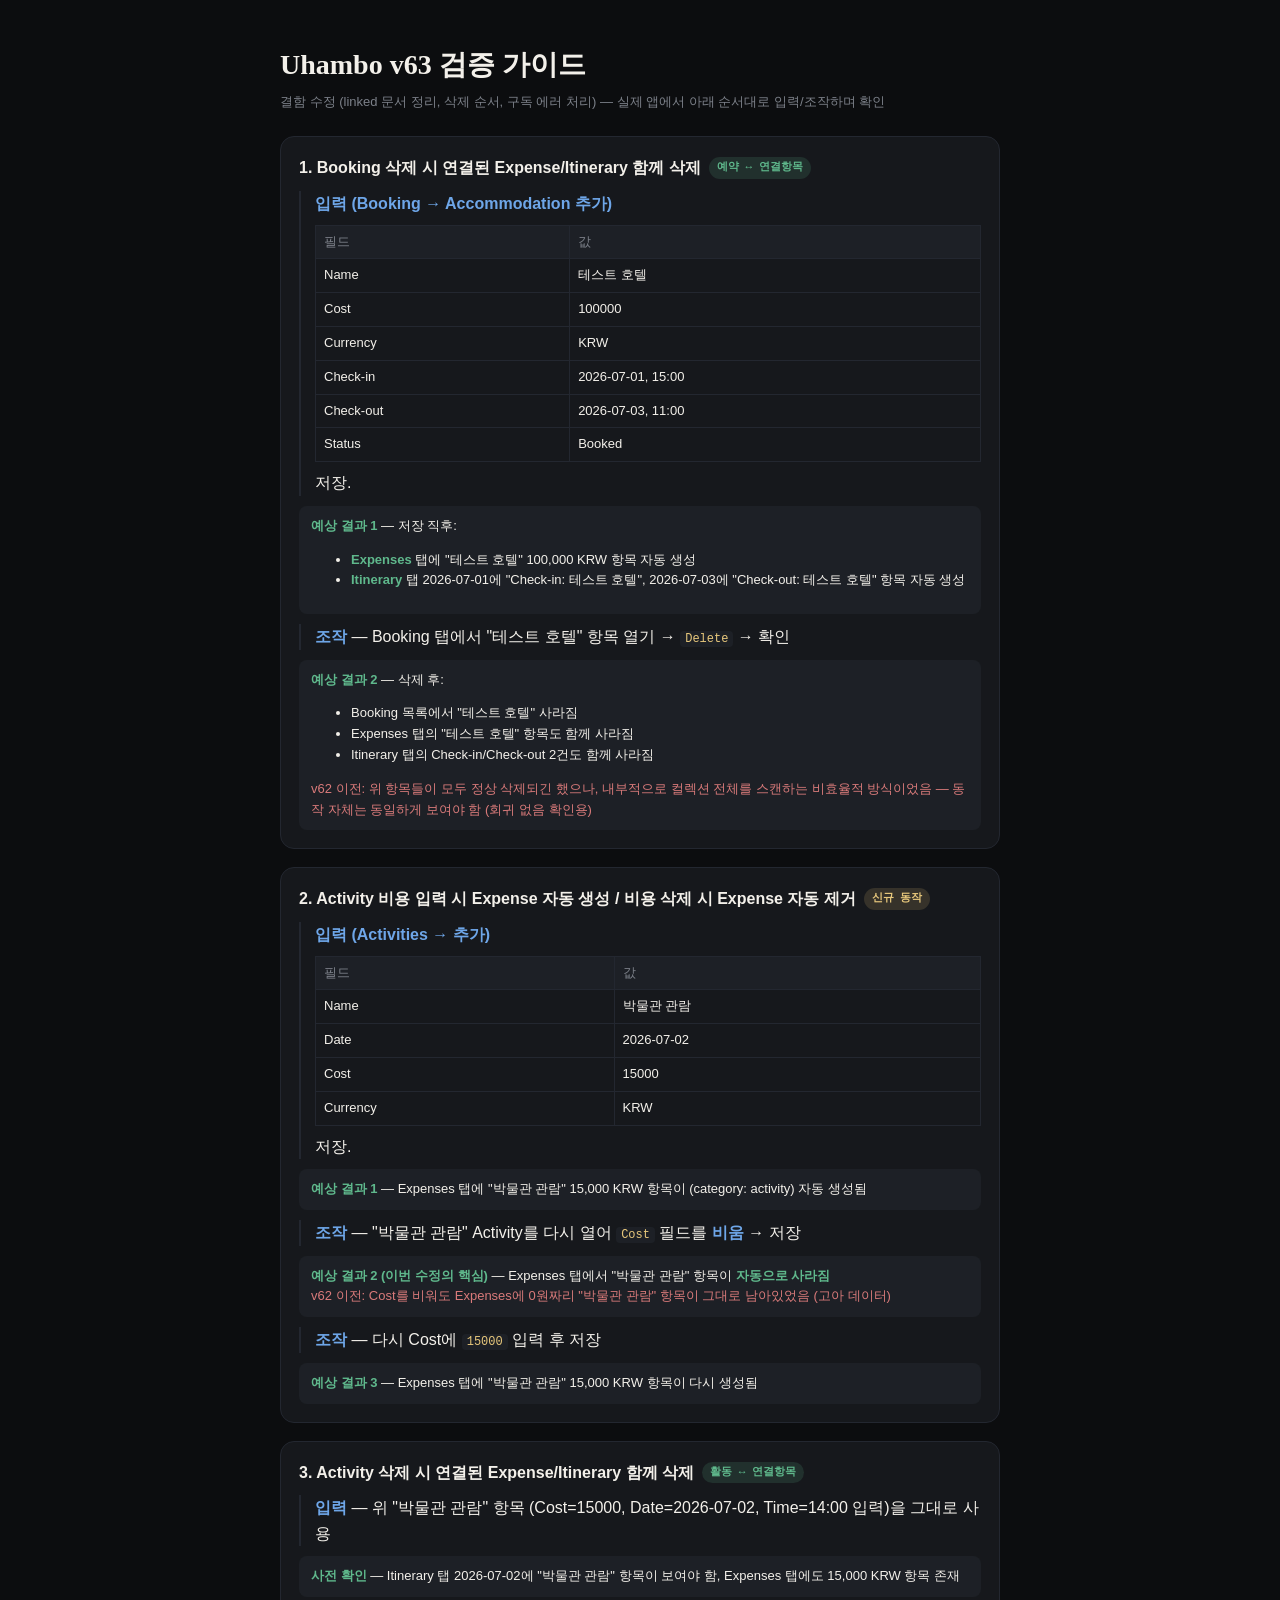
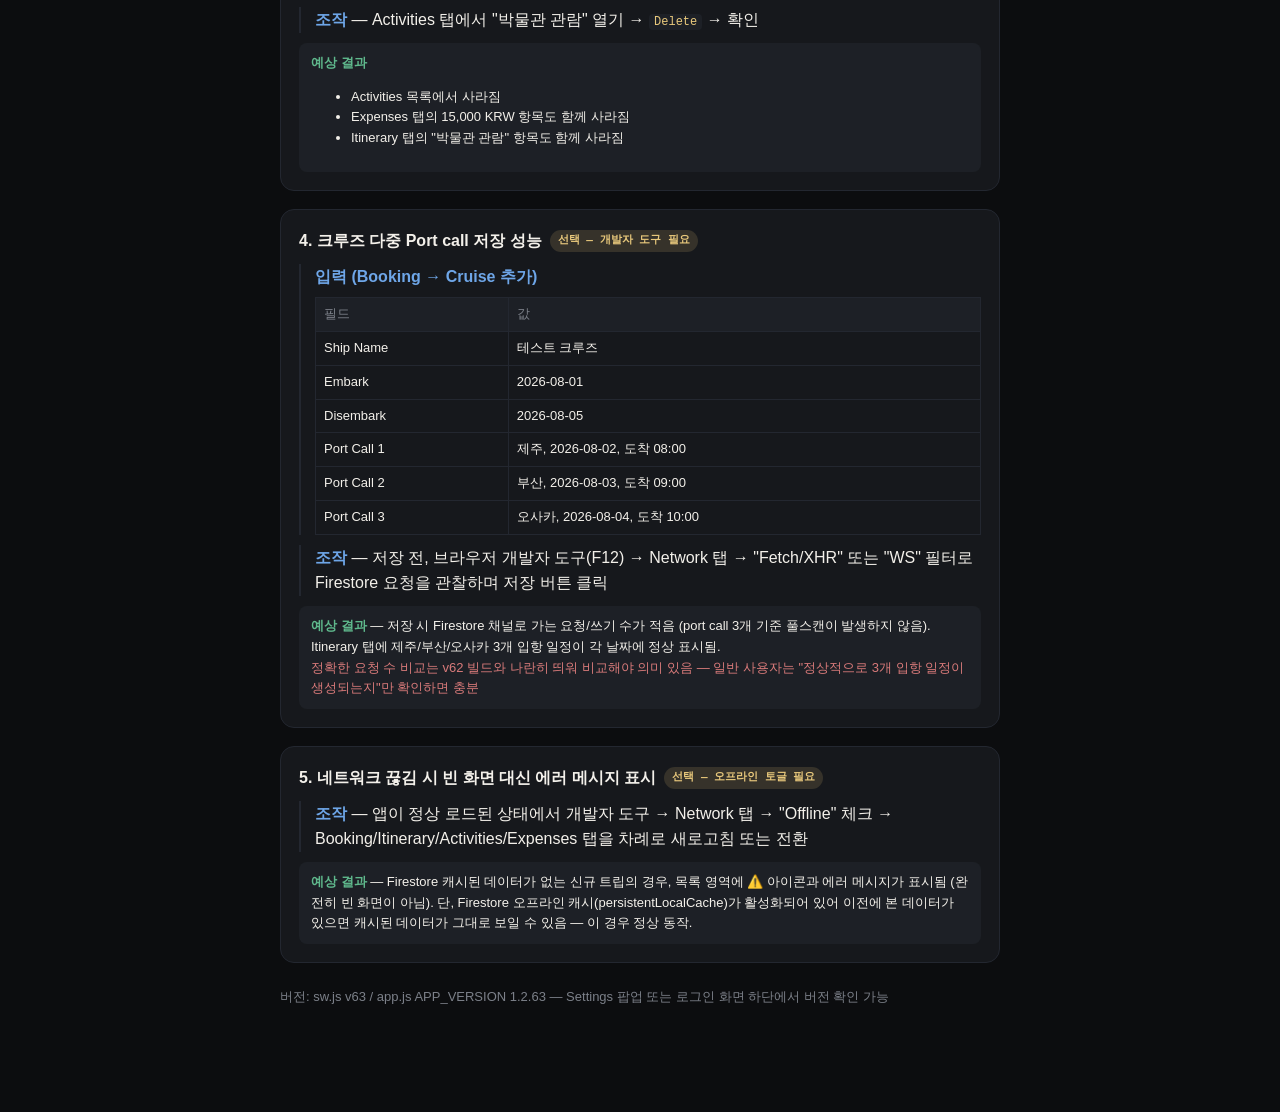
<file: verify-v63.html>
<!DOCTYPE html>
<html lang="ko">
<head>
<meta charset="UTF-8">
<meta name="viewport" content="width=device-width, initial-scale=1">
<title>Uhambo v63 검증 가이드</title>
<style>
  :root{
    --ink:#0c0d0f; --surface:#16181c; --surface2:#1d2026; --surface3:#232730;
    --cream:#f3f0ea; --muted:#7c8089; --accent:#ee6c3a; --sky:#6ea6e8;
    --mint:#5fb88c; --sun:#e8c87c; --rose:#d97a7a;
  }
  body{background:var(--ink);color:var(--cream);font-family:-apple-system,'Geist',sans-serif;
       max-width:720px;margin:0 auto;padding:24px 16px 80px;line-height:1.6}
  h1{font-family:'Instrument Serif',Georgia,serif;font-size:28px;margin-bottom:4px}
  .sub{color:var(--muted);font-size:13px;margin-bottom:24px}
  .case{background:var(--surface);border-radius:14px;padding:18px;margin-bottom:18px;border:1px solid var(--surface3)}
  .case h2{font-size:16px;margin:0 0 10px;display:flex;align-items:center;gap:8px}
  .badge{font-size:11px;padding:2px 8px;border-radius:100px;font-family:monospace}
  .badge-mint{background:rgba(95,184,140,0.15);color:var(--mint)}
  .badge-sun{background:rgba(232,200,124,0.15);color:var(--sun)}
  .badge-rose{background:rgba(217,122,122,0.15);color:var(--rose)}
  .step{margin:10px 0;padding-left:14px;border-left:2px solid var(--surface3)}
  .step b{color:var(--sky)}
  table{width:100%;border-collapse:collapse;font-size:13px;margin:8px 0}
  td,th{border:1px solid var(--surface3);padding:6px 8px;text-align:left;vertical-align:top}
  th{background:var(--surface2);color:var(--muted);font-weight:500}
  code{background:var(--surface2);padding:1px 5px;border-radius:4px;font-size:12px;color:var(--sun)}
  .expect{background:var(--surface2);border-radius:8px;padding:10px 12px;margin-top:8px;font-size:13px}
  .expect b{color:var(--mint)}
  .fail{color:var(--rose)}
</style>
</head>
<body>

<h1>Uhambo v63 검증 가이드</h1>
<div class="sub">결함 수정 (linked 문서 정리, 삭제 순서, 구독 에러 처리) — 실제 앱에서 아래 순서대로 입력/조작하며 확인</div>

<!-- Case 1 -->
<div class="case">
  <h2>1. Booking 삭제 시 연결된 Expense/Itinerary 함께 삭제 <span class="badge badge-mint">예약 ↔ 연결항목</span></h2>

  <div class="step"><b>입력 (Booking → Accommodation 추가)</b>
    <table>
      <tr><th>필드</th><th>값</th></tr>
      <tr><td>Name</td><td>테스트 호텔</td></tr>
      <tr><td>Cost</td><td>100000</td></tr>
      <tr><td>Currency</td><td>KRW</td></tr>
      <tr><td>Check-in</td><td>2026-07-01, 15:00</td></tr>
      <tr><td>Check-out</td><td>2026-07-03, 11:00</td></tr>
      <tr><td>Status</td><td>Booked</td></tr>
    </table>
    저장.
  </div>

  <div class="expect">
    <b>예상 결과 1</b> — 저장 직후:
    <ul>
      <li><b>Expenses</b> 탭에 "테스트 호텔" 100,000 KRW 항목 자동 생성</li>
      <li><b>Itinerary</b> 탭 2026-07-01에 "Check-in: 테스트 호텔", 2026-07-03에 "Check-out: 테스트 호텔" 항목 자동 생성</li>
    </ul>
  </div>

  <div class="step"><b>조작</b> — Booking 탭에서 "테스트 호텔" 항목 열기 → <code>Delete</code> → 확인</div>

  <div class="expect">
    <b>예상 결과 2</b> — 삭제 후:
    <ul>
      <li>Booking 목록에서 "테스트 호텔" 사라짐</li>
      <li>Expenses 탭의 "테스트 호텔" 항목도 함께 사라짐</li>
      <li>Itinerary 탭의 Check-in/Check-out 2건도 함께 사라짐</li>
    </ul>
    <span class="fail">v62 이전: 위 항목들이 모두 정상 삭제되긴 했으나, 내부적으로 컬렉션 전체를 스캔하는 비효율적 방식이었음 — 동작 자체는 동일하게 보여야 함 (회귀 없음 확인용)</span>
  </div>
</div>

<!-- Case 2 -->
<div class="case">
  <h2>2. Activity 비용 입력 시 Expense 자동 생성 / 비용 삭제 시 Expense 자동 제거 <span class="badge badge-sun">신규 동작</span></h2>

  <div class="step"><b>입력 (Activities → 추가)</b>
    <table>
      <tr><th>필드</th><th>값</th></tr>
      <tr><td>Name</td><td>박물관 관람</td></tr>
      <tr><td>Date</td><td>2026-07-02</td></tr>
      <tr><td>Cost</td><td>15000</td></tr>
      <tr><td>Currency</td><td>KRW</td></tr>
    </table>
    저장.
  </div>

  <div class="expect">
    <b>예상 결과 1</b> — Expenses 탭에 "박물관 관람" 15,000 KRW 항목이 (category: activity) 자동 생성됨
  </div>

  <div class="step"><b>조작</b> — "박물관 관람" Activity를 다시 열어 <code>Cost</code> 필드를 <b>비움</b> → 저장</div>

  <div class="expect">
    <b>예상 결과 2 (이번 수정의 핵심)</b> — Expenses 탭에서 "박물관 관람" 항목이 <b>자동으로 사라짐</b>
    <br><span class="fail">v62 이전: Cost를 비워도 Expenses에 0원짜리 "박물관 관람" 항목이 그대로 남아있었음 (고아 데이터)</span>
  </div>

  <div class="step"><b>조작</b> — 다시 Cost에 <code>15000</code> 입력 후 저장</div>
  <div class="expect">
    <b>예상 결과 3</b> — Expenses 탭에 "박물관 관람" 15,000 KRW 항목이 다시 생성됨
  </div>
</div>

<!-- Case 3 -->
<div class="case">
  <h2>3. Activity 삭제 시 연결된 Expense/Itinerary 함께 삭제 <span class="badge badge-mint">활동 ↔ 연결항목</span></h2>

  <div class="step"><b>입력</b> — 위 "박물관 관람" 항목 (Cost=15000, Date=2026-07-02, Time=14:00 입력)을 그대로 사용</div>

  <div class="expect">
    <b>사전 확인</b> — Itinerary 탭 2026-07-02에 "박물관 관람" 항목이 보여야 함, Expenses 탭에도 15,000 KRW 항목 존재
  </div>

  <div class="step"><b>조작</b> — Activities 탭에서 "박물관 관람" 열기 → <code>Delete</code> → 확인</div>

  <div class="expect">
    <b>예상 결과</b>
    <ul>
      <li>Activities 목록에서 사라짐</li>
      <li>Expenses 탭의 15,000 KRW 항목도 함께 사라짐</li>
      <li>Itinerary 탭의 "박물관 관람" 항목도 함께 사라짐</li>
    </ul>
  </div>
</div>

<!-- Case 4 -->
<div class="case">
  <h2>4. 크루즈 다중 Port call 저장 성능 <span class="badge badge-sun">선택 — 개발자 도구 필요</span></h2>

  <div class="step"><b>입력 (Booking → Cruise 추가)</b>
    <table>
      <tr><th>필드</th><th>값</th></tr>
      <tr><td>Ship Name</td><td>테스트 크루즈</td></tr>
      <tr><td>Embark</td><td>2026-08-01</td></tr>
      <tr><td>Disembark</td><td>2026-08-05</td></tr>
      <tr><td>Port Call 1</td><td>제주, 2026-08-02, 도착 08:00</td></tr>
      <tr><td>Port Call 2</td><td>부산, 2026-08-03, 도착 09:00</td></tr>
      <tr><td>Port Call 3</td><td>오사카, 2026-08-04, 도착 10:00</td></tr>
    </table>
  </div>

  <div class="step"><b>조작</b> — 저장 전, 브라우저 개발자 도구(F12) → Network 탭 → "Fetch/XHR" 또는 "WS" 필터로 Firestore 요청을 관찰하며 저장 버튼 클릭</div>

  <div class="expect">
    <b>예상 결과</b> — 저장 시 Firestore 채널로 가는 요청/쓰기 수가 적음 (port call 3개 기준 풀스캔이 발생하지 않음). Itinerary 탭에 제주/부산/오사카 3개 입항 일정이 각 날짜에 정상 표시됨.
    <br><span class="fail">정확한 요청 수 비교는 v62 빌드와 나란히 띄워 비교해야 의미 있음 — 일반 사용자는 "정상적으로 3개 입항 일정이 생성되는지"만 확인하면 충분</span>
  </div>
</div>

<!-- Case 5 -->
<div class="case">
  <h2>5. 네트워크 끊김 시 빈 화면 대신 에러 메시지 표시 <span class="badge badge-sun">선택 — 오프라인 토글 필요</span></h2>

  <div class="step"><b>조작</b> — 앱이 정상 로드된 상태에서 개발자 도구 → Network 탭 → "Offline" 체크 → Booking/Itinerary/Activities/Expenses 탭을 차례로 새로고침 또는 전환</div>

  <div class="expect">
    <b>예상 결과</b> — Firestore 캐시된 데이터가 없는 신규 트립의 경우, 목록 영역에 ⚠️ 아이콘과 에러 메시지가 표시됨 (완전히 빈 화면이 아님). 단, Firestore 오프라인 캐시(persistentLocalCache)가 활성화되어 있어 이전에 본 데이터가 있으면 캐시된 데이터가 그대로 보일 수 있음 — 이 경우 정상 동작.
  </div>
</div>

<div class="sub" style="margin-top:24px">버전: sw.js v63 / app.js APP_VERSION 1.2.63 — Settings 팝업 또는 로그인 화면 하단에서 버전 확인 가능</div>

</body>
</html>
</file>
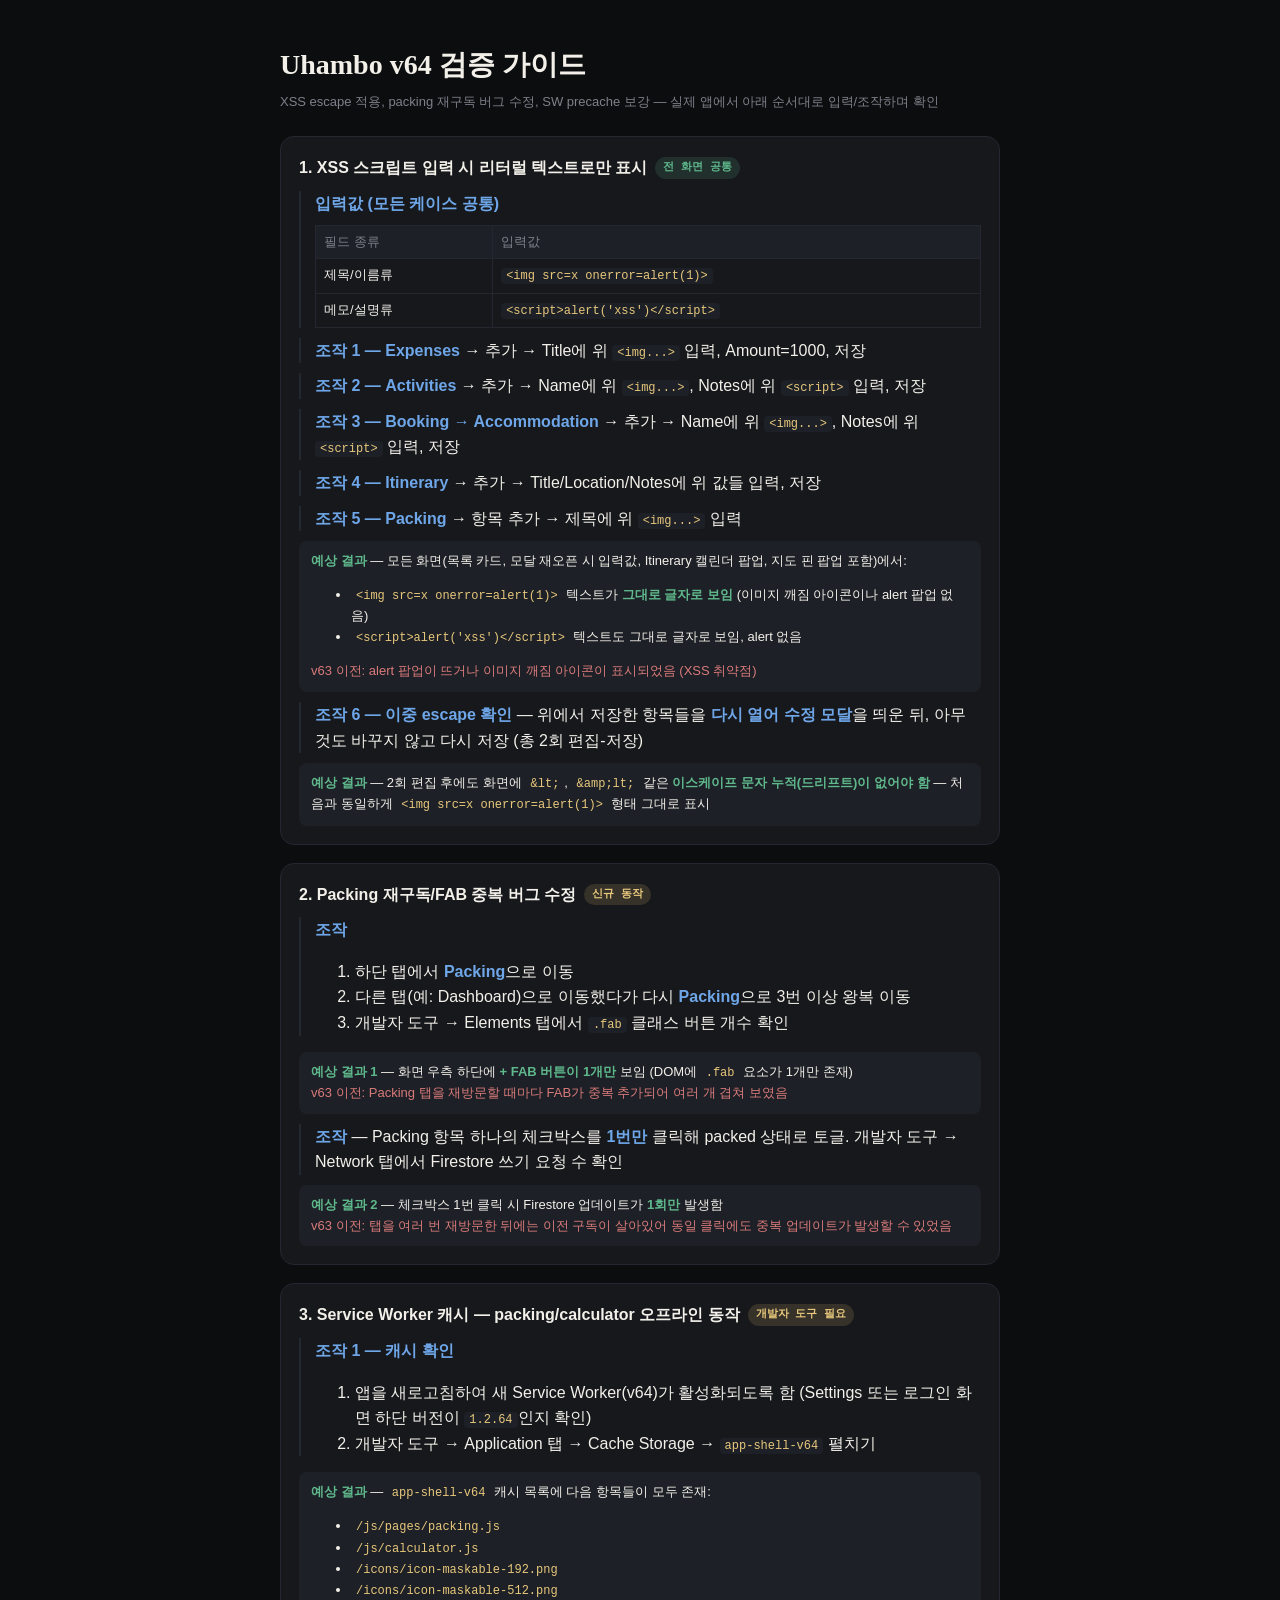
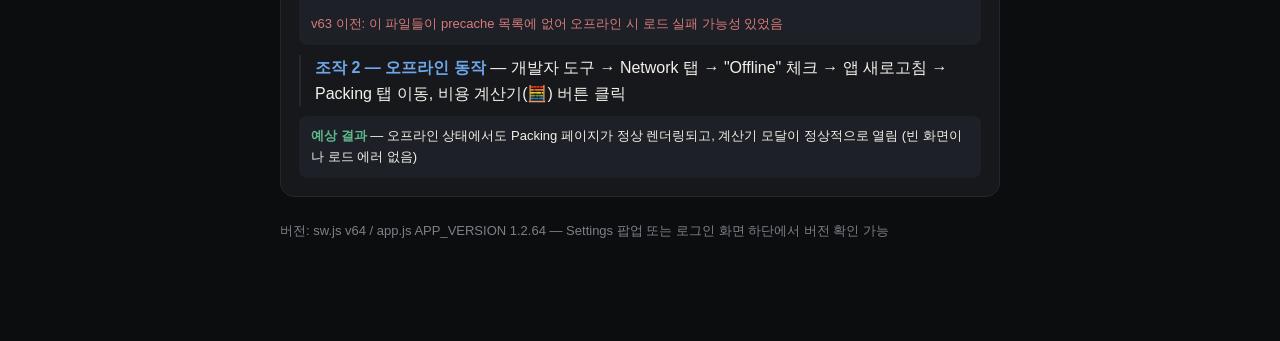
<file: verify-v64.html>
<!DOCTYPE html>
<html lang="ko">
<head>
<meta charset="UTF-8">
<meta name="viewport" content="width=device-width, initial-scale=1">
<title>Uhambo v64 검증 가이드</title>
<style>
  :root{
    --ink:#0c0d0f; --surface:#16181c; --surface2:#1d2026; --surface3:#232730;
    --cream:#f3f0ea; --muted:#7c8089; --accent:#ee6c3a; --sky:#6ea6e8;
    --mint:#5fb88c; --sun:#e8c87c; --rose:#d97a7a;
  }
  body{background:var(--ink);color:var(--cream);font-family:-apple-system,'Geist',sans-serif;
       max-width:720px;margin:0 auto;padding:24px 16px 80px;line-height:1.6}
  h1{font-family:'Instrument Serif',Georgia,serif;font-size:28px;margin-bottom:4px}
  .sub{color:var(--muted);font-size:13px;margin-bottom:24px}
  .case{background:var(--surface);border-radius:14px;padding:18px;margin-bottom:18px;border:1px solid var(--surface3)}
  .case h2{font-size:16px;margin:0 0 10px;display:flex;align-items:center;gap:8px}
  .badge{font-size:11px;padding:2px 8px;border-radius:100px;font-family:monospace}
  .badge-mint{background:rgba(95,184,140,0.15);color:var(--mint)}
  .badge-sun{background:rgba(232,200,124,0.15);color:var(--sun)}
  .badge-rose{background:rgba(217,122,122,0.15);color:var(--rose)}
  .step{margin:10px 0;padding-left:14px;border-left:2px solid var(--surface3)}
  .step b{color:var(--sky)}
  table{width:100%;border-collapse:collapse;font-size:13px;margin:8px 0}
  td,th{border:1px solid var(--surface3);padding:6px 8px;text-align:left;vertical-align:top}
  th{background:var(--surface2);color:var(--muted);font-weight:500}
  code{background:var(--surface2);padding:1px 5px;border-radius:4px;font-size:12px;color:var(--sun)}
  .expect{background:var(--surface2);border-radius:8px;padding:10px 12px;margin-top:8px;font-size:13px}
  .expect b{color:var(--mint)}
  .fail{color:var(--rose)}
</style>
</head>
<body>

<h1>Uhambo v64 검증 가이드</h1>
<div class="sub">XSS escape 적용, packing 재구독 버그 수정, SW precache 보강 — 실제 앱에서 아래 순서대로 입력/조작하며 확인</div>

<!-- Case 1 -->
<div class="case">
  <h2>1. XSS 스크립트 입력 시 리터럴 텍스트로만 표시 <span class="badge badge-mint">전 화면 공통</span></h2>

  <div class="step"><b>입력값 (모든 케이스 공통)</b>
    <table>
      <tr><th>필드 종류</th><th>입력값</th></tr>
      <tr><td>제목/이름류</td><td><code>&lt;img src=x onerror=alert(1)&gt;</code></td></tr>
      <tr><td>메모/설명류</td><td><code>&lt;script&gt;alert('xss')&lt;/script&gt;</code></td></tr>
    </table>
  </div>

  <div class="step"><b>조작 1 — Expenses</b> → 추가 → Title에 위 <code>&lt;img...&gt;</code> 입력, Amount=1000, 저장</div>
  <div class="step"><b>조작 2 — Activities</b> → 추가 → Name에 위 <code>&lt;img...&gt;</code>, Notes에 위 <code>&lt;script&gt;</code> 입력, 저장</div>
  <div class="step"><b>조작 3 — Booking → Accommodation</b> → 추가 → Name에 위 <code>&lt;img...&gt;</code>, Notes에 위 <code>&lt;script&gt;</code> 입력, 저장</div>
  <div class="step"><b>조작 4 — Itinerary</b> → 추가 → Title/Location/Notes에 위 값들 입력, 저장</div>
  <div class="step"><b>조작 5 — Packing</b> → 항목 추가 → 제목에 위 <code>&lt;img...&gt;</code> 입력</div>

  <div class="expect">
    <b>예상 결과</b> — 모든 화면(목록 카드, 모달 재오픈 시 입력값, Itinerary 캘린더 팝업, 지도 핀 팝업 포함)에서:
    <ul>
      <li><code>&lt;img src=x onerror=alert(1)&gt;</code> 텍스트가 <b>그대로 글자로 보임</b> (이미지 깨짐 아이콘이나 alert 팝업 없음)</li>
      <li><code>&lt;script&gt;alert('xss')&lt;/script&gt;</code> 텍스트도 그대로 글자로 보임, alert 없음</li>
    </ul>
    <span class="fail">v63 이전: alert 팝업이 뜨거나 이미지 깨짐 아이콘이 표시되었음 (XSS 취약점)</span>
  </div>

  <div class="step"><b>조작 6 — 이중 escape 확인</b> — 위에서 저장한 항목들을 <b>다시 열어 수정 모달</b>을 띄운 뒤, 아무것도 바꾸지 않고 다시 저장 (총 2회 편집-저장)</div>

  <div class="expect">
    <b>예상 결과</b> — 2회 편집 후에도 화면에 <code>&amp;lt;</code>, <code>&amp;amp;lt;</code> 같은 <b>이스케이프 문자 누적(드리프트)이 없어야 함</b> — 처음과 동일하게 <code>&lt;img src=x onerror=alert(1)&gt;</code> 형태 그대로 표시
  </div>
</div>

<!-- Case 2 -->
<div class="case">
  <h2>2. Packing 재구독/FAB 중복 버그 수정 <span class="badge badge-sun">신규 동작</span></h2>

  <div class="step"><b>조작</b>
    <ol>
      <li>하단 탭에서 <b>Packing</b>으로 이동</li>
      <li>다른 탭(예: Dashboard)으로 이동했다가 다시 <b>Packing</b>으로 3번 이상 왕복 이동</li>
      <li>개발자 도구 → Elements 탭에서 <code>.fab</code> 클래스 버튼 개수 확인</li>
    </ol>
  </div>

  <div class="expect">
    <b>예상 결과 1</b> — 화면 우측 하단에 <b>+ FAB 버튼이 1개만</b> 보임 (DOM에 <code>.fab</code> 요소가 1개만 존재)
    <br><span class="fail">v63 이전: Packing 탭을 재방문할 때마다 FAB가 중복 추가되어 여러 개 겹쳐 보였음</span>
  </div>

  <div class="step"><b>조작</b> — Packing 항목 하나의 체크박스를 <b>1번만</b> 클릭해 packed 상태로 토글. 개발자 도구 → Network 탭에서 Firestore 쓰기 요청 수 확인</div>

  <div class="expect">
    <b>예상 결과 2</b> — 체크박스 1번 클릭 시 Firestore 업데이트가 <b>1회만</b> 발생함
    <br><span class="fail">v63 이전: 탭을 여러 번 재방문한 뒤에는 이전 구독이 살아있어 동일 클릭에도 중복 업데이트가 발생할 수 있었음</span>
  </div>
</div>

<!-- Case 3 -->
<div class="case">
  <h2>3. Service Worker 캐시 — packing/calculator 오프라인 동작 <span class="badge badge-sun">개발자 도구 필요</span></h2>

  <div class="step"><b>조작 1 — 캐시 확인</b>
    <ol>
      <li>앱을 새로고침하여 새 Service Worker(v64)가 활성화되도록 함 (Settings 또는 로그인 화면 하단 버전이 <code>1.2.64</code>인지 확인)</li>
      <li>개발자 도구 → Application 탭 → Cache Storage → <code>app-shell-v64</code> 펼치기</li>
    </ol>
  </div>

  <div class="expect">
    <b>예상 결과</b> — <code>app-shell-v64</code> 캐시 목록에 다음 항목들이 모두 존재:
    <ul>
      <li><code>/js/pages/packing.js</code></li>
      <li><code>/js/calculator.js</code></li>
      <li><code>/icons/icon-maskable-192.png</code></li>
      <li><code>/icons/icon-maskable-512.png</code></li>
    </ul>
    <span class="fail">v63 이전: 이 파일들이 precache 목록에 없어 오프라인 시 로드 실패 가능성 있었음</span>
  </div>

  <div class="step"><b>조작 2 — 오프라인 동작</b> — 개발자 도구 → Network 탭 → "Offline" 체크 → 앱 새로고침 → Packing 탭 이동, 비용 계산기(🧮) 버튼 클릭</div>

  <div class="expect">
    <b>예상 결과</b> — 오프라인 상태에서도 Packing 페이지가 정상 렌더링되고, 계산기 모달이 정상적으로 열림 (빈 화면이나 로드 에러 없음)
  </div>
</div>

<div class="sub" style="margin-top:24px">버전: sw.js v64 / app.js APP_VERSION 1.2.64 — Settings 팝업 또는 로그인 화면 하단에서 버전 확인 가능</div>

</body>
</html>
</file>
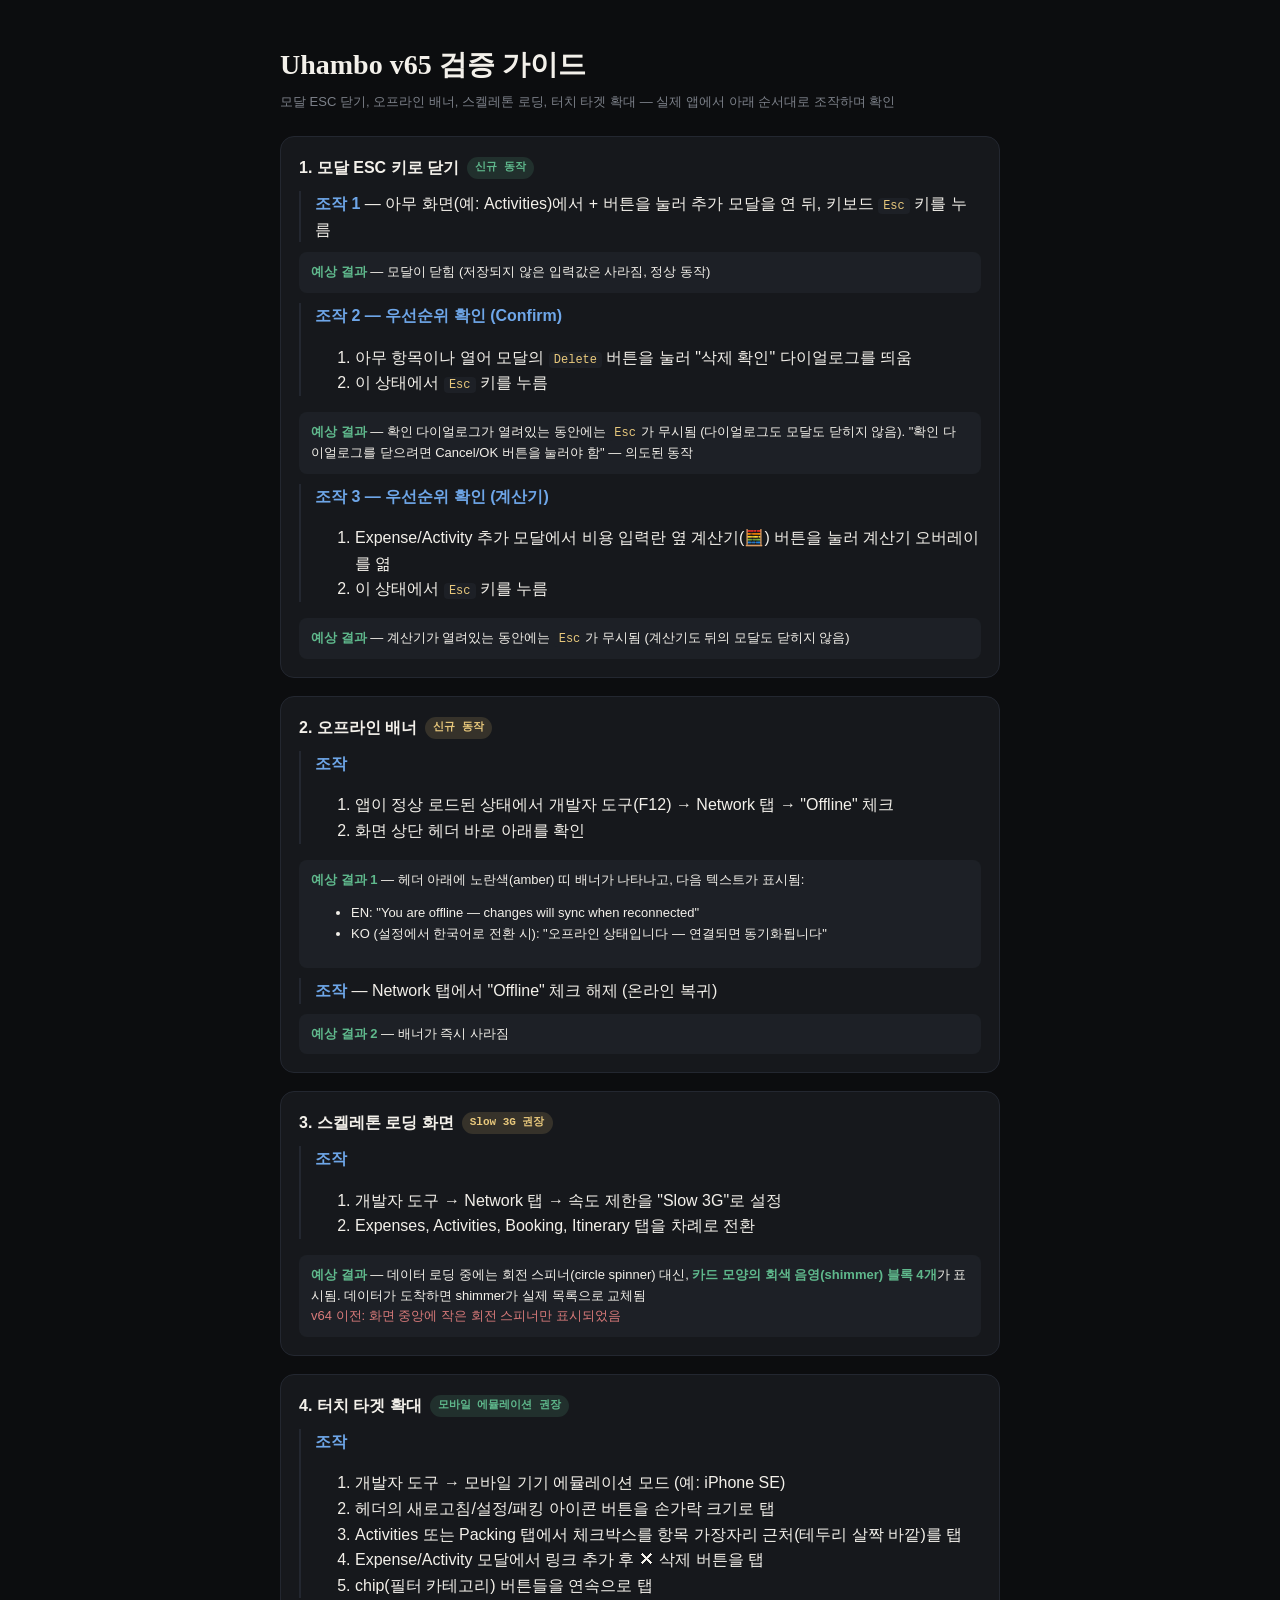
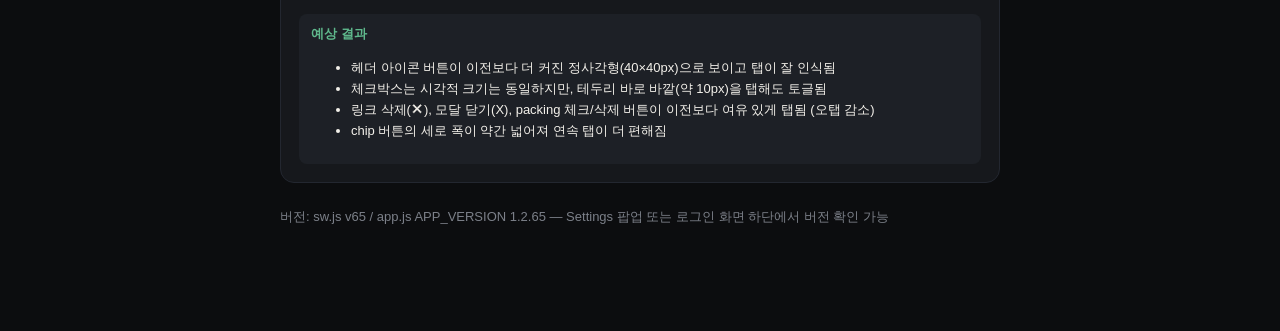
<file: verify-v65.html>
<!DOCTYPE html>
<html lang="ko">
<head>
<meta charset="UTF-8">
<meta name="viewport" content="width=device-width, initial-scale=1">
<title>Uhambo v65 검증 가이드</title>
<style>
  :root{
    --ink:#0c0d0f; --surface:#16181c; --surface2:#1d2026; --surface3:#232730;
    --cream:#f3f0ea; --muted:#7c8089; --accent:#ee6c3a; --sky:#6ea6e8;
    --mint:#5fb88c; --sun:#e8c87c; --rose:#d97a7a;
  }
  body{background:var(--ink);color:var(--cream);font-family:-apple-system,'Geist',sans-serif;
       max-width:720px;margin:0 auto;padding:24px 16px 80px;line-height:1.6}
  h1{font-family:'Instrument Serif',Georgia,serif;font-size:28px;margin-bottom:4px}
  .sub{color:var(--muted);font-size:13px;margin-bottom:24px}
  .case{background:var(--surface);border-radius:14px;padding:18px;margin-bottom:18px;border:1px solid var(--surface3)}
  .case h2{font-size:16px;margin:0 0 10px;display:flex;align-items:center;gap:8px}
  .badge{font-size:11px;padding:2px 8px;border-radius:100px;font-family:monospace}
  .badge-mint{background:rgba(95,184,140,0.15);color:var(--mint)}
  .badge-sun{background:rgba(232,200,124,0.15);color:var(--sun)}
  .badge-rose{background:rgba(217,122,122,0.15);color:var(--rose)}
  .step{margin:10px 0;padding-left:14px;border-left:2px solid var(--surface3)}
  .step b{color:var(--sky)}
  table{width:100%;border-collapse:collapse;font-size:13px;margin:8px 0}
  td,th{border:1px solid var(--surface3);padding:6px 8px;text-align:left;vertical-align:top}
  th{background:var(--surface2);color:var(--muted);font-weight:500}
  code{background:var(--surface2);padding:1px 5px;border-radius:4px;font-size:12px;color:var(--sun)}
  .expect{background:var(--surface2);border-radius:8px;padding:10px 12px;margin-top:8px;font-size:13px}
  .expect b{color:var(--mint)}
  .fail{color:var(--rose)}
</style>
</head>
<body>

<h1>Uhambo v65 검증 가이드</h1>
<div class="sub">모달 ESC 닫기, 오프라인 배너, 스켈레톤 로딩, 터치 타겟 확대 — 실제 앱에서 아래 순서대로 조작하며 확인</div>

<!-- Case 1 -->
<div class="case">
  <h2>1. 모달 ESC 키로 닫기 <span class="badge badge-mint">신규 동작</span></h2>

  <div class="step"><b>조작 1</b> — 아무 화면(예: Activities)에서 + 버튼을 눌러 추가 모달을 연 뒤, 키보드 <code>Esc</code> 키를 누름</div>
  <div class="expect">
    <b>예상 결과</b> — 모달이 닫힘 (저장되지 않은 입력값은 사라짐, 정상 동작)
  </div>

  <div class="step"><b>조작 2 — 우선순위 확인 (Confirm)</b>
    <ol>
      <li>아무 항목이나 열어 모달의 <code>Delete</code> 버튼을 눌러 "삭제 확인" 다이얼로그를 띄움</li>
      <li>이 상태에서 <code>Esc</code> 키를 누름</li>
    </ol>
  </div>
  <div class="expect">
    <b>예상 결과</b> — 확인 다이얼로그가 열려있는 동안에는 <code>Esc</code>가 무시됨 (다이얼로그도 모달도 닫히지 않음). "확인 다이얼로그를 닫으려면 Cancel/OK 버튼을 눌러야 함" — 의도된 동작
  </div>

  <div class="step"><b>조작 3 — 우선순위 확인 (계산기)</b>
    <ol>
      <li>Expense/Activity 추가 모달에서 비용 입력란 옆 계산기(🧮) 버튼을 눌러 계산기 오버레이를 엶</li>
      <li>이 상태에서 <code>Esc</code> 키를 누름</li>
    </ol>
  </div>
  <div class="expect">
    <b>예상 결과</b> — 계산기가 열려있는 동안에는 <code>Esc</code>가 무시됨 (계산기도 뒤의 모달도 닫히지 않음)
  </div>
</div>

<!-- Case 2 -->
<div class="case">
  <h2>2. 오프라인 배너 <span class="badge badge-sun">신규 동작</span></h2>

  <div class="step"><b>조작</b>
    <ol>
      <li>앱이 정상 로드된 상태에서 개발자 도구(F12) → Network 탭 → "Offline" 체크</li>
      <li>화면 상단 헤더 바로 아래를 확인</li>
    </ol>
  </div>
  <div class="expect">
    <b>예상 결과 1</b> — 헤더 아래에 노란색(amber) 띠 배너가 나타나고, 다음 텍스트가 표시됨:
    <ul>
      <li>EN: "You are offline — changes will sync when reconnected"</li>
      <li>KO (설정에서 한국어로 전환 시): "오프라인 상태입니다 — 연결되면 동기화됩니다"</li>
    </ul>
  </div>

  <div class="step"><b>조작</b> — Network 탭에서 "Offline" 체크 해제 (온라인 복귀)</div>
  <div class="expect">
    <b>예상 결과 2</b> — 배너가 즉시 사라짐
  </div>
</div>

<!-- Case 3 -->
<div class="case">
  <h2>3. 스켈레톤 로딩 화면 <span class="badge badge-sun">Slow 3G 권장</span></h2>

  <div class="step"><b>조작</b>
    <ol>
      <li>개발자 도구 → Network 탭 → 속도 제한을 "Slow 3G"로 설정</li>
      <li>Expenses, Activities, Booking, Itinerary 탭을 차례로 전환</li>
    </ol>
  </div>
  <div class="expect">
    <b>예상 결과</b> — 데이터 로딩 중에는 회전 스피너(circle spinner) 대신, <b>카드 모양의 회색 음영(shimmer) 블록 4개</b>가 표시됨. 데이터가 도착하면 shimmer가 실제 목록으로 교체됨
    <br><span class="fail">v64 이전: 화면 중앙에 작은 회전 스피너만 표시되었음</span>
  </div>
</div>

<!-- Case 4 -->
<div class="case">
  <h2>4. 터치 타겟 확대 <span class="badge badge-mint">모바일 에뮬레이션 권장</span></h2>

  <div class="step"><b>조작</b>
    <ol>
      <li>개발자 도구 → 모바일 기기 에뮬레이션 모드 (예: iPhone SE)</li>
      <li>헤더의 새로고침/설정/패킹 아이콘 버튼을 손가락 크기로 탭</li>
      <li>Activities 또는 Packing 탭에서 체크박스를 항목 가장자리 근처(테두리 살짝 바깥)를 탭</li>
      <li>Expense/Activity 모달에서 링크 추가 후 ✕ 삭제 버튼을 탭</li>
      <li>chip(필터 카테고리) 버튼들을 연속으로 탭</li>
    </ol>
  </div>
  <div class="expect">
    <b>예상 결과</b>
    <ul>
      <li>헤더 아이콘 버튼이 이전보다 더 커진 정사각형(40×40px)으로 보이고 탭이 잘 인식됨</li>
      <li>체크박스는 시각적 크기는 동일하지만, 테두리 바로 바깥(약 10px)을 탭해도 토글됨</li>
      <li>링크 삭제(✕), 모달 닫기(X), packing 체크/삭제 버튼이 이전보다 여유 있게 탭됨 (오탭 감소)</li>
      <li>chip 버튼의 세로 폭이 약간 넓어져 연속 탭이 더 편해짐</li>
    </ul>
  </div>
</div>

<div class="sub" style="margin-top:24px">버전: sw.js v65 / app.js APP_VERSION 1.2.65 — Settings 팝업 또는 로그인 화면 하단에서 버전 확인 가능</div>

</body>
</html>
</file>
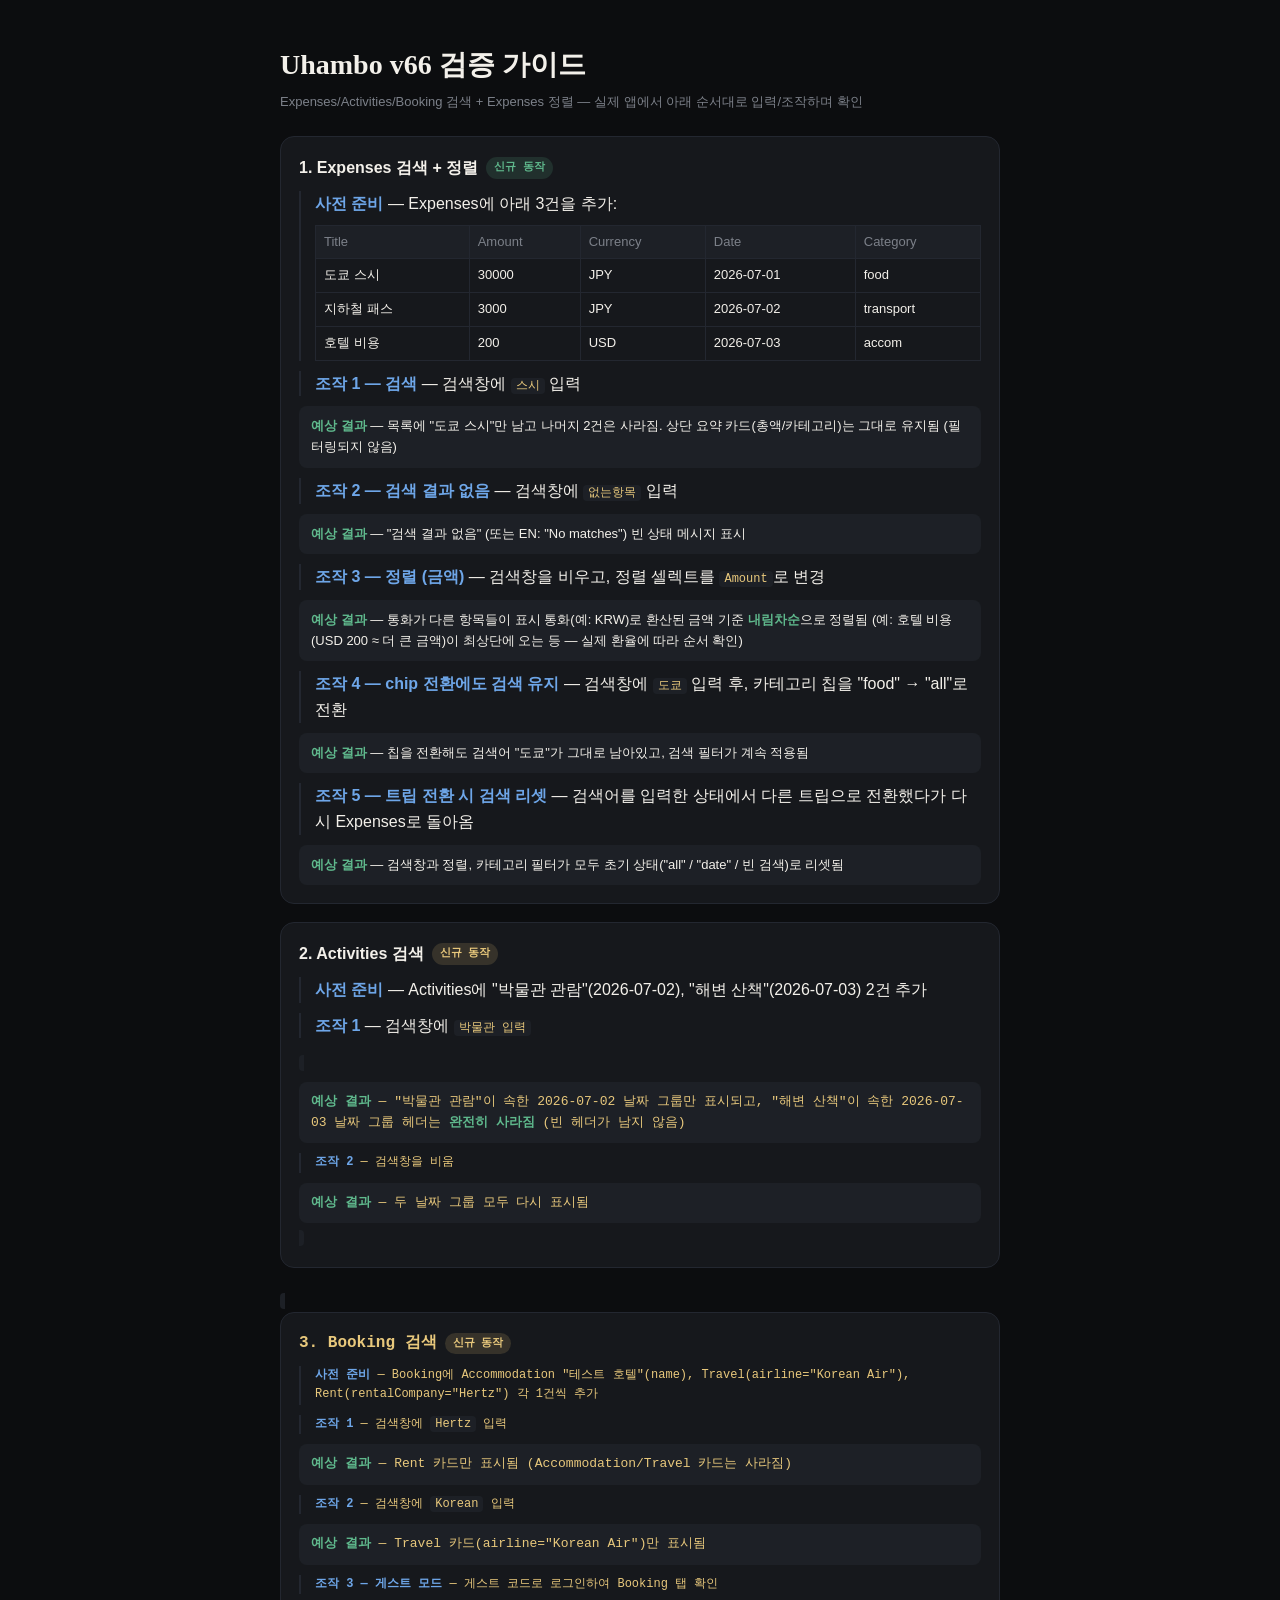
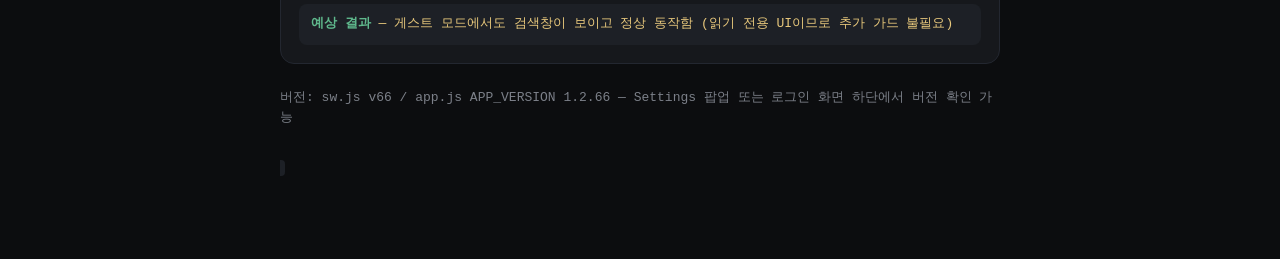
<file: verify-v66.html>
<!DOCTYPE html>
<html lang="ko">
<head>
<meta charset="UTF-8">
<meta name="viewport" content="width=device-width, initial-scale=1">
<title>Uhambo v66 검증 가이드</title>
<style>
  :root{
    --ink:#0c0d0f; --surface:#16181c; --surface2:#1d2026; --surface3:#232730;
    --cream:#f3f0ea; --muted:#7c8089; --accent:#ee6c3a; --sky:#6ea6e8;
    --mint:#5fb88c; --sun:#e8c87c; --rose:#d97a7a;
  }
  body{background:var(--ink);color:var(--cream);font-family:-apple-system,'Geist',sans-serif;
       max-width:720px;margin:0 auto;padding:24px 16px 80px;line-height:1.6}
  h1{font-family:'Instrument Serif',Georgia,serif;font-size:28px;margin-bottom:4px}
  .sub{color:var(--muted);font-size:13px;margin-bottom:24px}
  .case{background:var(--surface);border-radius:14px;padding:18px;margin-bottom:18px;border:1px solid var(--surface3)}
  .case h2{font-size:16px;margin:0 0 10px;display:flex;align-items:center;gap:8px}
  .badge{font-size:11px;padding:2px 8px;border-radius:100px;font-family:monospace}
  .badge-mint{background:rgba(95,184,140,0.15);color:var(--mint)}
  .badge-sun{background:rgba(232,200,124,0.15);color:var(--sun)}
  .badge-rose{background:rgba(217,122,122,0.15);color:var(--rose)}
  .step{margin:10px 0;padding-left:14px;border-left:2px solid var(--surface3)}
  .step b{color:var(--sky)}
  table{width:100%;border-collapse:collapse;font-size:13px;margin:8px 0}
  td,th{border:1px solid var(--surface3);padding:6px 8px;text-align:left;vertical-align:top}
  th{background:var(--surface2);color:var(--muted);font-weight:500}
  code{background:var(--surface2);padding:1px 5px;border-radius:4px;font-size:12px;color:var(--sun)}
  .expect{background:var(--surface2);border-radius:8px;padding:10px 12px;margin-top:8px;font-size:13px}
  .expect b{color:var(--mint)}
  .fail{color:var(--rose)}
</style>
</head>
<body>

<h1>Uhambo v66 검증 가이드</h1>
<div class="sub">Expenses/Activities/Booking 검색 + Expenses 정렬 — 실제 앱에서 아래 순서대로 입력/조작하며 확인</div>

<!-- Case 1 -->
<div class="case">
  <h2>1. Expenses 검색 + 정렬 <span class="badge badge-mint">신규 동작</span></h2>

  <div class="step"><b>사전 준비</b> — Expenses에 아래 3건을 추가:
    <table>
      <tr><th>Title</th><th>Amount</th><th>Currency</th><th>Date</th><th>Category</th></tr>
      <tr><td>도쿄 스시</td><td>30000</td><td>JPY</td><td>2026-07-01</td><td>food</td></tr>
      <tr><td>지하철 패스</td><td>3000</td><td>JPY</td><td>2026-07-02</td><td>transport</td></tr>
      <tr><td>호텔 비용</td><td>200</td><td>USD</td><td>2026-07-03</td><td>accom</td></tr>
    </table>
  </div>

  <div class="step"><b>조작 1 — 검색</b> — 검색창에 <code>스시</code> 입력</div>
  <div class="expect">
    <b>예상 결과</b> — 목록에 "도쿄 스시"만 남고 나머지 2건은 사라짐. 상단 요약 카드(총액/카테고리)는 그대로 유지됨 (필터링되지 않음)
  </div>

  <div class="step"><b>조작 2 — 검색 결과 없음</b> — 검색창에 <code>없는항목</code> 입력</div>
  <div class="expect">
    <b>예상 결과</b> — "검색 결과 없음" (또는 EN: "No matches") 빈 상태 메시지 표시
  </div>

  <div class="step"><b>조작 3 — 정렬 (금액)</b> — 검색창을 비우고, 정렬 셀렉트를 <code>Amount</code>로 변경</div>
  <div class="expect">
    <b>예상 결과</b> — 통화가 다른 항목들이 표시 통화(예: KRW)로 환산된 금액 기준 <b>내림차순</b>으로 정렬됨 (예: 호텔 비용(USD 200 ≈ 더 큰 금액)이 최상단에 오는 등 — 실제 환율에 따라 순서 확인)
  </div>

  <div class="step"><b>조작 4 — chip 전환에도 검색 유지</b> — 검색창에 <code>도쿄</code> 입력 후, 카테고리 칩을 "food" → "all"로 전환</div>
  <div class="expect">
    <b>예상 결과</b> — 칩을 전환해도 검색어 "도쿄"가 그대로 남아있고, 검색 필터가 계속 적용됨
  </div>

  <div class="step"><b>조작 5 — 트립 전환 시 검색 리셋</b> — 검색어를 입력한 상태에서 다른 트립으로 전환했다가 다시 Expenses로 돌아옴</div>
  <div class="expect">
    <b>예상 결과</b> — 검색창과 정렬, 카테고리 필터가 모두 초기 상태("all" / "date" / 빈 검색)로 리셋됨
  </div>
</div>

<!-- Case 2 -->
<div class="case">
  <h2>2. Activities 검색 <span class="badge badge-sun">신규 동작</span></h2>

  <div class="step"><b>사전 준비</b> — Activities에 "박물관 관람"(2026-07-02), "해변 산책"(2026-07-03) 2건 추가</div>

  <div class="step"><b>조작 1</b> — 검색창에 <code>박물관</b> 입력</div>
  <div class="expect">
    <b>예상 결과</b> — "박물관 관람"이 속한 2026-07-02 날짜 그룹만 표시되고, "해변 산책"이 속한 2026-07-03 날짜 그룹 헤더는 <b>완전히 사라짐</b> (빈 헤더가 남지 않음)
  </div>

  <div class="step"><b>조작 2</b> — 검색창을 비움</div>
  <div class="expect">
    <b>예상 결과</b> — 두 날짜 그룹 모두 다시 표시됨
  </div>
</div>

<!-- Case 3 -->
<div class="case">
  <h2>3. Booking 검색 <span class="badge badge-sun">신규 동작</span></h2>

  <div class="step"><b>사전 준비</b> — Booking에 Accommodation "테스트 호텔"(name), Travel(airline="Korean Air"), Rent(rentalCompany="Hertz") 각 1건씩 추가</div>

  <div class="step"><b>조작 1</b> — 검색창에 <code>Hertz</code> 입력</div>
  <div class="expect">
    <b>예상 결과</b> — Rent 카드만 표시됨 (Accommodation/Travel 카드는 사라짐)
  </div>

  <div class="step"><b>조작 2</b> — 검색창에 <code>Korean</code> 입력</div>
  <div class="expect">
    <b>예상 결과</b> — Travel 카드(airline="Korean Air")만 표시됨
  </div>

  <div class="step"><b>조작 3 — 게스트 모드</b> — 게스트 코드로 로그인하여 Booking 탭 확인</div>
  <div class="expect">
    <b>예상 결과</b> — 게스트 모드에서도 검색창이 보이고 정상 동작함 (읽기 전용 UI이므로 추가 가드 불필요)
  </div>
</div>

<div class="sub" style="margin-top:24px">버전: sw.js v66 / app.js APP_VERSION 1.2.66 — Settings 팝업 또는 로그인 화면 하단에서 버전 확인 가능</div>

</body>
</html>
</file>
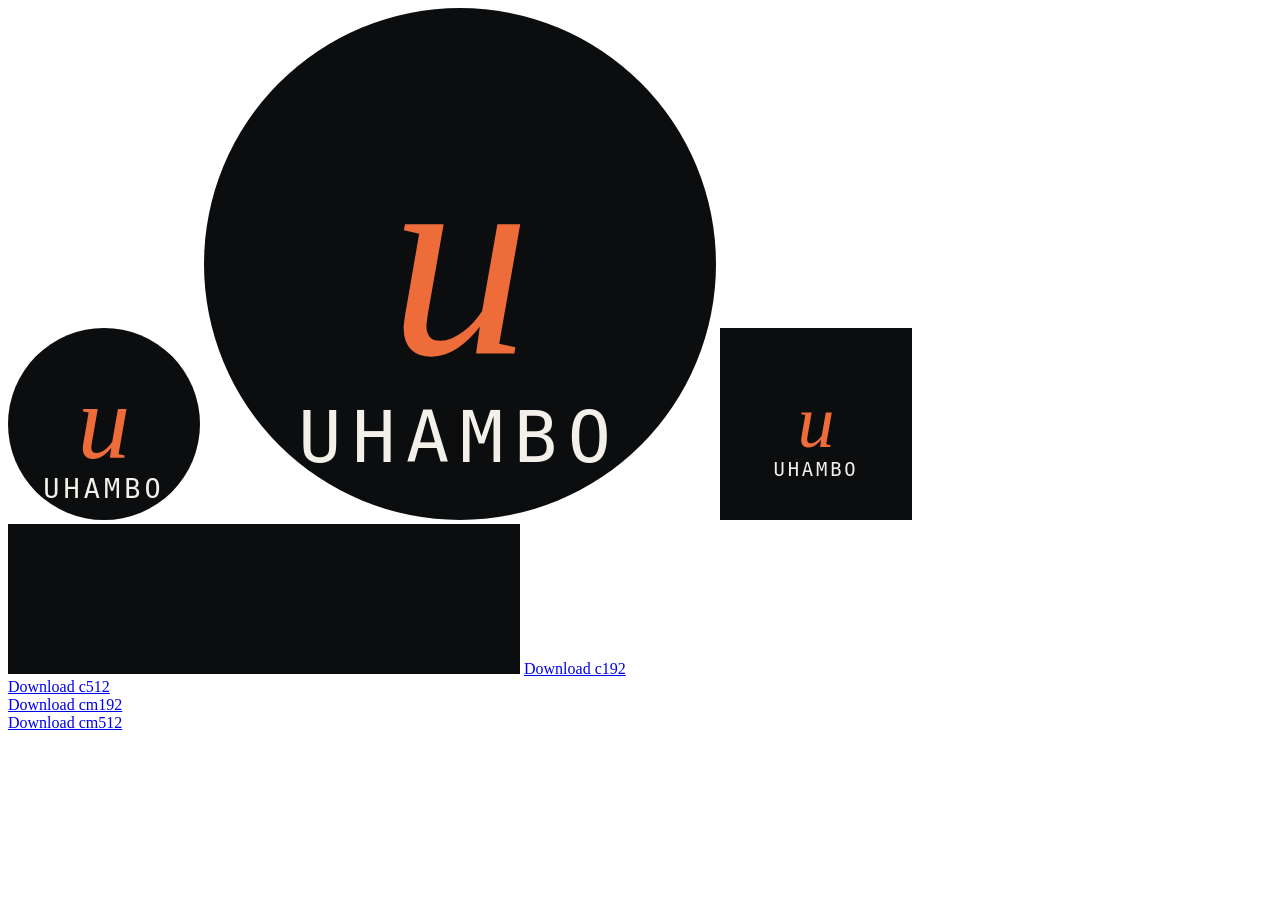
<file: public/icons/generate-icons.html>
<!DOCTYPE html>
<html>
<head><title>Generate Icons</title></head>
<body>
<canvas id="c192" width="192" height="192"></canvas>
<canvas id="c512" width="512" height="512"></canvas>
<canvas id="cm192" width="192" height="192"></canvas>
<canvas id="cm512" width="512" width="512"></canvas>
<script>
function drawIcon(canvas, size, maskable) {
  const ctx = canvas.getContext('2d');
  const pad = maskable ? size * 0.15 : 0;
  const r = size / 2;

  if (maskable) {
    ctx.fillStyle = '#0c0d0f';
    ctx.fillRect(0, 0, size, size);
  } else {
    ctx.clearRect(0, 0, size, size);
    ctx.beginPath();
    ctx.arc(r, r, r, 0, Math.PI * 2);
    ctx.fillStyle = '#0c0d0f';
    ctx.fill();
  }

  const innerSize = size - pad * 2;
  const cx = size / 2;
  const cy = size / 2;

  ctx.font = `italic ${innerSize * 0.55}px "Times New Roman", serif`;
  ctx.fillStyle = '#ee6c3a';
  ctx.textAlign = 'center';
  ctx.textBaseline = 'middle';
  ctx.fillText('u', cx, cy + innerSize * 0.03);

  ctx.font = `${innerSize * 0.14}px ui-monospace, monospace`;
  ctx.fillStyle = '#f3f0ea';
  ctx.letterSpacing = '0.15em';
  ctx.fillText('UHAMBO', cx, cy + innerSize * 0.35);
}

drawIcon(document.getElementById('c192'), 192, false);
drawIcon(document.getElementById('c512'), 512, false);
drawIcon(document.getElementById('cm192'), 192, true);
drawIcon(document.getElementById('cm512'), 512, true);

document.querySelectorAll('canvas').forEach(c => {
  const a = document.createElement('a');
  a.href = c.toDataURL('image/png');
  a.download = c.id + '.png';
  a.textContent = 'Download ' + c.id;
  document.body.appendChild(a);
  document.body.appendChild(document.createElement('br'));
});
</script>
</body>
</html>
</file>
